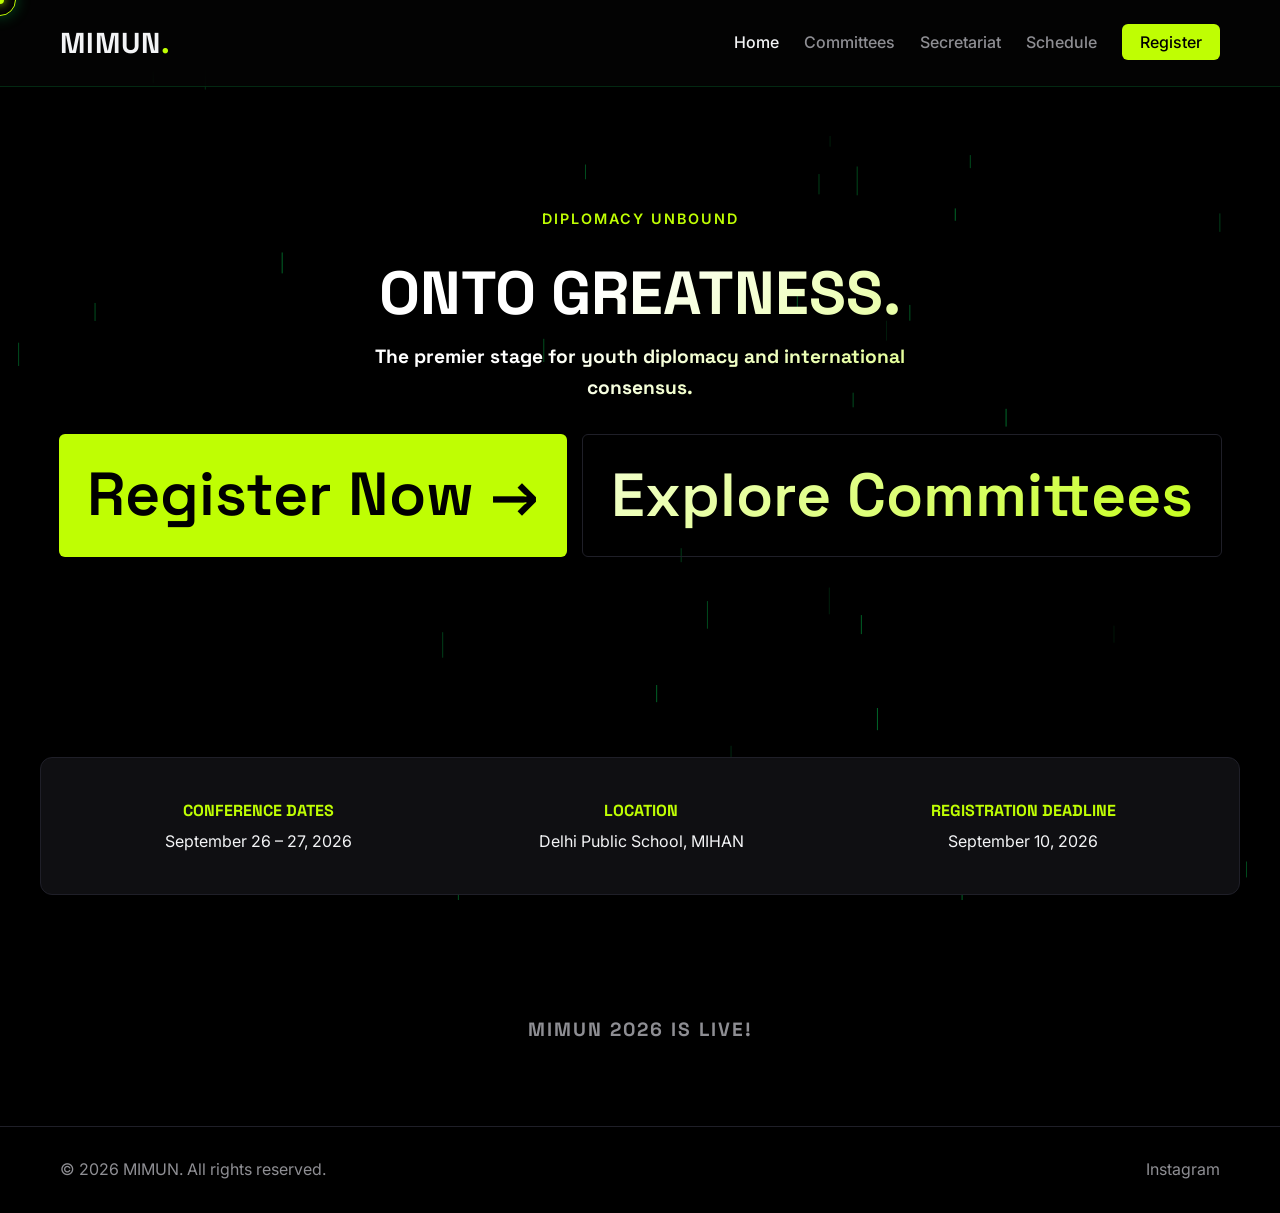
<file: index.html>
<!DOCTYPE html>
<html lang="en">
<head>
  <meta charset="UTF-8" />
  <meta name="viewport" content="width=device-width, initial-scale=1.0" />
  <title>MIMUN 2026 — Model International United Nations</title>
  <link rel="stylesheet" href="css/style.css" />
  <link rel="preconnect" href="https://fonts.googleapis.com">
  <link href="https://fonts.googleapis.com/css2?family=Space+Grotesk:wght@300;500;700&family=Inter:wght@300;400;600&display=swap" rel="stylesheet">
</head>
<body>
<div class="custom-cursor-dot" id="cursorDot"></div>
  <div class="custom-cursor-ring" id="cursorRing"></div>

  <canvas id="stormCanvas"></canvas>
<canvas id="stormCanvas"></canvas>
  <nav class="navbar">
    <div class="nav-container">
      <a href="index.html" class="brand">MIMUN<span>.</span></a>
      <button class="nav-toggle" id="navToggle" aria-label="toggle navigation">
        <span class="hamburger"></span>
      </button>
      <ul class="nav-links" id="navLinks">
        <li><a href="index.html" class="active">Home</a></li>
        <li><a href="committees.html">Committees</a></li>
        <li><a href="secretariat.html">Secretariat</a></li>
        <li><a href="schedule.html">Schedule</a></li>
        <li><a href="contact.html" class="btn-primary">Register</a></li>
      </ul>
    </div>
  </nav>

  <header class="hero">
    <div class="hero-content">
      <p class="tagline">DIPLOMACY UNBOUND</p>
      <h1 class="hero-title">ONTO GREATNESS<span>.</span>
      <p class="hero-subtitle">The premier stage for youth diplomacy and international consensus.</p>
      <div class="hero-actions">
        <a href="contact.html" class="btn-hero-primary">Register Now &rarr;</a>
        <a href="committees.html" class="btn-hero-secondary">Explore Committees</a>
      </div>
    </div>
  </header>



  <section class="details-section">
    <div class="container details-box">
      <div>
        <h4>CONFERENCE DATES</h4>
        <p>September 26 – 27, 2026</p>
      </div>
      <div>
        <h4>LOCATION</h4>
        <p>Delhi Public School, MIHAN</p>
      </div>
      <div>
        <h4>REGISTRATION DEADLINE</h4>
        <p>September 10, 2026</p>
      </div>
    </div>
  </section>

  <section class="countdown-section">
    <div class="container">
      <h2 class="countdown-title">CONFERENCE BEGINS IN</h2>
      <div class="timer-grid">
        <div class="timer-box"><span id="days">00</span><p>Days</p></div>
        <div class="timer-box"><span id="hours">00</span><p>Hours</p></div>
        <div class="timer-box"><span id="minutes">00</span><p>Minutes</p></div>
        <div class="timer-box"><span id="seconds">00</span><p>Seconds</p></div>
      </div>
    </div>
  </section>

  <footer>
    <div class="container footer-content">
      <p>&copy; 2026 MIMUN. All rights reserved.</p>
      <div class="socials">
        <a href="#">Instagram</a>
      </div>
    </div>
  </footer>

  <script src="js/main.js"></script>
</body>
</html>
</file>
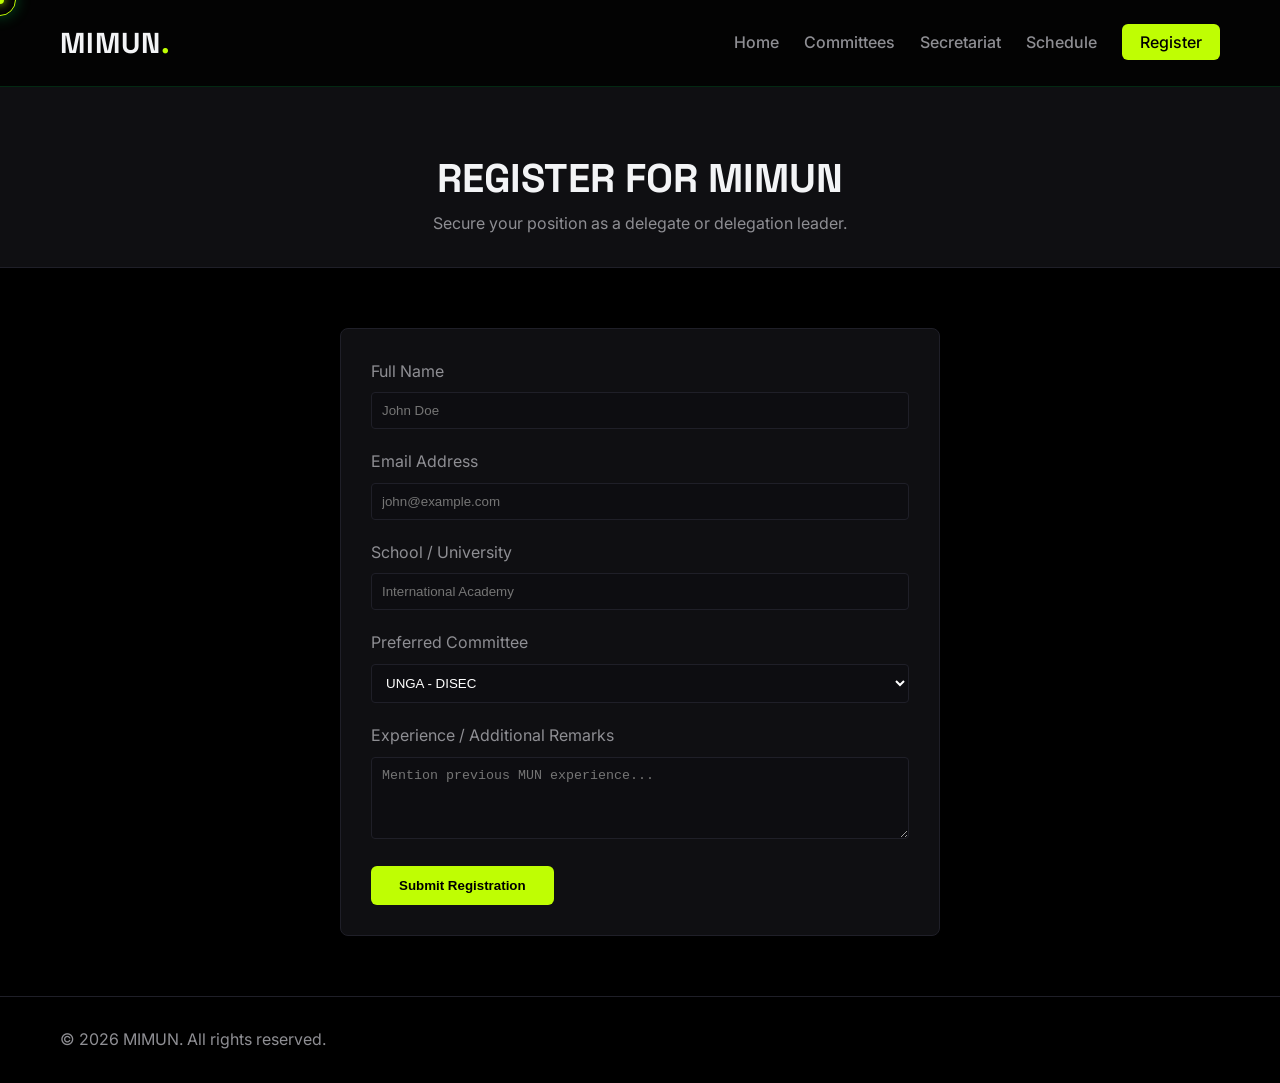
<file: contact.html>
<!DOCTYPE html>
<html lang="en">
<head>
  <meta charset="UTF-8" />
  <meta name="viewport" content="width=device-width, initial-scale=1.0" />
  <title>Register & Contact — MIMUN 2026</title>
  <link rel="stylesheet" href="css/style.css" />
  <link href="https://fonts.googleapis.com/css2?family=Space+Grotesk:wght@300;500;700&family=Inter:wght@300;400;600&display=swap" rel="stylesheet">
</head>
<body>

  <nav class="navbar">
    <div class="nav-container">
      <a href="index.html" class="brand">MIMUN<span>.</span></a>
      <button class="nav-toggle" id="navToggle"><span class="hamburger"></span></button>
      <ul class="nav-links" id="navLinks">
        <li><a href="index.html">Home</a></li>
        <li><a href="committees.html">Committees</a></li>
        <li><a href="secretariat.html">Secretariat</a></li>
        <li><a href="schedule.html">Schedule</a></li>
        <li><a href="contact.html" class="active btn-primary">Register</a></li>
      </ul>
    </div>
  </nav>

  <header class="page-header">
    <div class="container">
      <h1>REGISTER FOR MIMUN</h1>
      <p>Secure your position as a delegate or delegation leader.</p>
    </div>
  </header>

  <section class="container page-content">
    <div class="form-container">
      <form id="regForm" onsubmit="event.preventDefault(); alert('Registration submitted!');">
        <div class="form-group">
          <label for="fullName">Full Name</label>
          <input type="text" id="fullName" required placeholder="John Doe">
        </div>

        <div class="form-group">
          <label for="email">Email Address</label>
          <input type="email" id="email" required placeholder="john@example.com">
        </div>

        <div class="form-group">
          <label for="institution">School / University</label>
          <input type="text" id="institution" required placeholder="International Academy">
        </div>

        <div class="form-group">
          <label for="committee">Preferred Committee</label>
          <select id="committee">
            <option>UNGA - DISEC</option>
            <option>UNSC - Security Council</option>
            <option>UNHRC - Human Rights</option>
            <option>UN Women</option>
            <option>Historical Crisis Committee</option>
            <option>International Press</option>
          </select>
        </div>

        <div class="form-group">
          <label for="message">Experience / Additional Remarks</label>
          <textarea id="message" rows="4" placeholder="Mention previous MUN experience..."></textarea>
        </div>

        <button type="submit" class="btn-hero-primary" style="border:none; cursor:pointer;">Submit Registration</button>
      </form>
    </div>
  </section>

  <footer>
    <div class="container footer-content">
      <p>&copy; 2026 MIMUN. All rights reserved.</p>
    </div>
  </footer>

  <script src="js/main.js"></script>
</body>
</html>
</file>
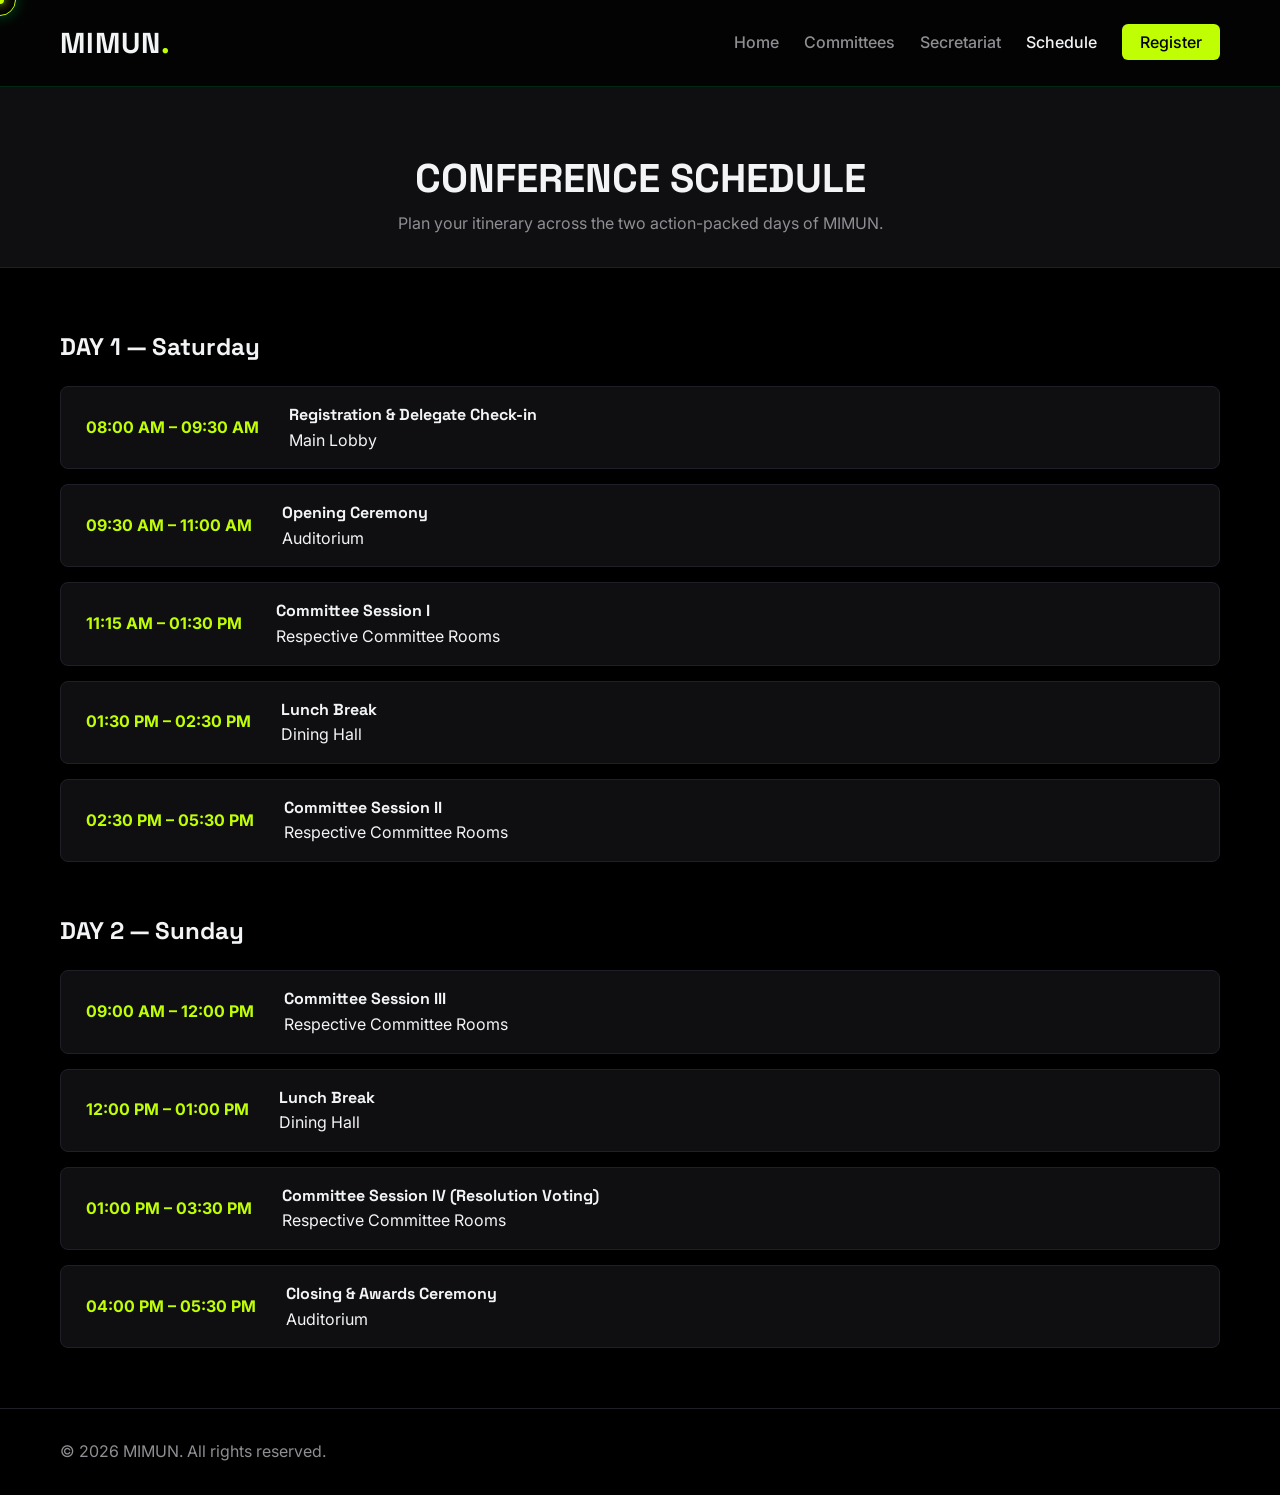
<file: schedule.html>
<!DOCTYPE html>
<html lang="en">
<head>
  <meta charset="UTF-8" />
  <meta name="viewport" content="width=device-width, initial-scale=1.0" />
  <title>Schedule — MIMUN 2026</title>
  <link rel="stylesheet" href="css/style.css" />
  <link href="https://fonts.googleapis.com/css2?family=Space+Grotesk:wght@300;500;700&family=Inter:wght@300;400;600&display=swap" rel="stylesheet">
</head>
<body>

  <nav class="navbar">
    <div class="nav-container">
      <a href="index.html" class="brand">MIMUN<span>.</span></a>
      <button class="nav-toggle" id="navToggle"><span class="hamburger"></span></button>
      <ul class="nav-links" id="navLinks">
        <li><a href="index.html">Home</a></li>
        <li><a href="committees.html">Committees</a></li>
        <li><a href="secretariat.html">Secretariat</a></li>
        <li><a href="schedule.html" class="active">Schedule</a></li>
        <li><a href="contact.html" class="btn-primary">Register</a></li>
      </ul>
    </div>
  </nav>

  <header class="page-header">
    <div class="container">
      <h1>CONFERENCE SCHEDULE</h1>
      <p>Plan your itinerary across the two action-packed days of MIMUN.</p>
    </div>
  </header>

  <section class="container page-content">
    <div class="schedule-container">
      <h2>DAY 1 — Saturday</h2>
      <div class="timeline">
        <div class="timeline-item">
          <span class="time">08:00 AM – 09:30 AM</span>
          <div class="event-info">
            <h4>Registration & Delegate Check-in</h4>
            <p>Main Lobby</p>
          </div>
        </div>
        <div class="timeline-item">
          <span class="time">09:30 AM – 11:00 AM</span>
          <div class="event-info">
            <h4>Opening Ceremony</h4>
            <p>Auditorium</p>
          </div>
        </div>
        <div class="timeline-item">
          <span class="time">11:15 AM – 01:30 PM</span>
          <div class="event-info">
            <h4>Committee Session I</h4>
            <p>Respective Committee Rooms</p>
          </div>
        </div>
        <div class="timeline-item">
          <span class="time">01:30 PM – 02:30 PM</span>
          <div class="event-info">
            <h4>Lunch Break</h4>
            <p>Dining Hall</p>
          </div>
        </div>
        <div class="timeline-item">
          <span class="time">02:30 PM – 05:30 PM</span>
          <div class="event-info">
            <h4>Committee Session II</h4>
            <p>Respective Committee Rooms</p>
          </div>
        </div>
      </div>

      <h2 style="margin-top: 50px;">DAY 2 — Sunday</h2>
      <div class="timeline">
        <div class="timeline-item">
          <span class="time">09:00 AM – 12:00 PM</span>
          <div class="event-info">
            <h4>Committee Session III</h4>
            <p>Respective Committee Rooms</p>
          </div>
        </div>
        <div class="timeline-item">
          <span class="time">12:00 PM – 01:00 PM</span>
          <div class="event-info">
            <h4>Lunch Break</h4>
            <p>Dining Hall</p>
          </div>
        </div>
        <div class="timeline-item">
          <span class="time">01:00 PM – 03:30 PM</span>
          <div class="event-info">
            <h4>Committee Session IV (Resolution Voting)</h4>
            <p>Respective Committee Rooms</p>
          </div>
        </div>
        <div class="timeline-item">
          <span class="time">04:00 PM – 05:30 PM</span>
          <div class="event-info">
            <h4>Closing & Awards Ceremony</h4>
            <p>Auditorium</p>
          </div>
        </div>
      </div>
    </div>
  </section>

  <footer>
    <div class="container footer-content">
      <p>&copy; 2026 MIMUN. All rights reserved.</p>
    </div>
  </footer>

  <script src="js/main.js"></script>
</body>
</html>
</file>
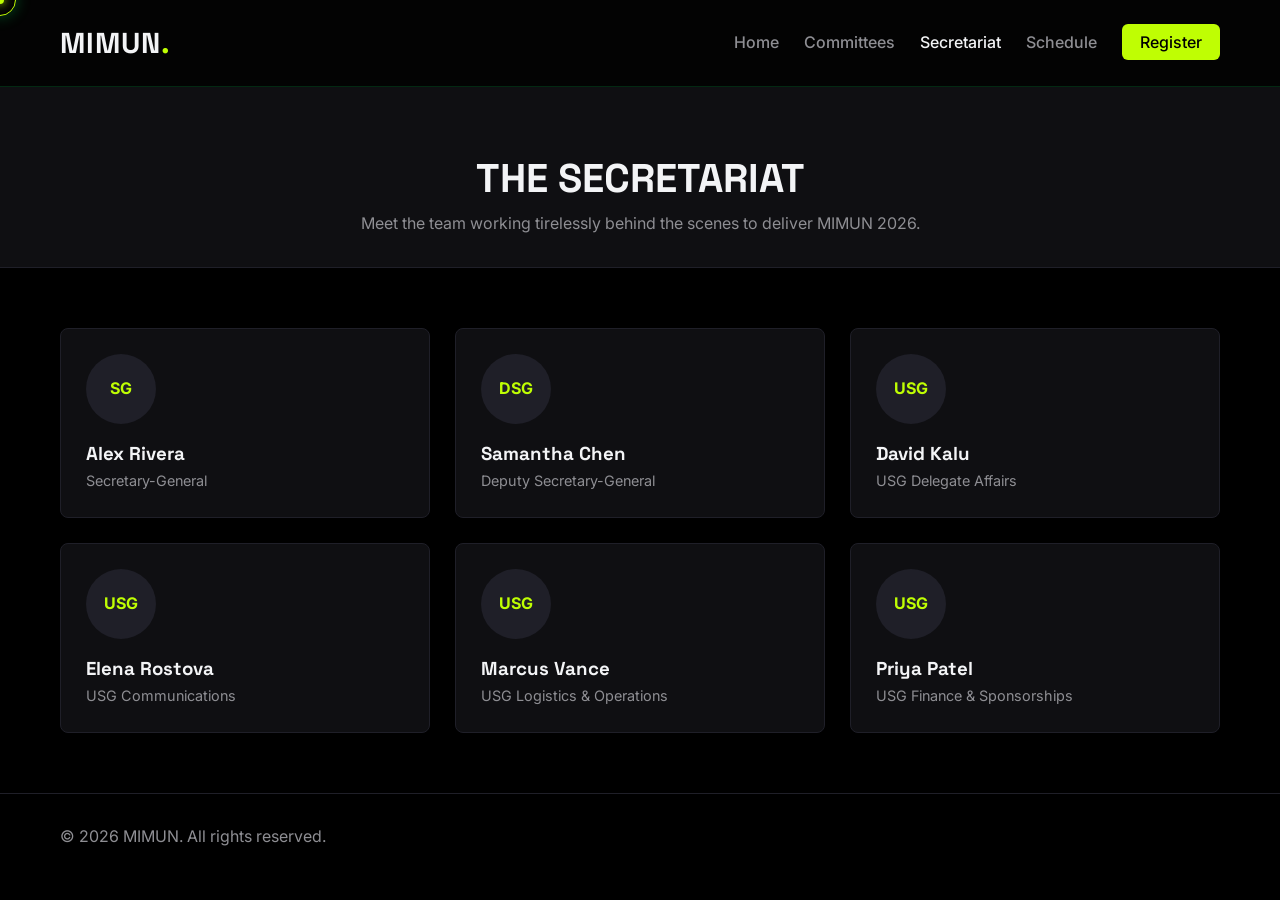
<file: secretariat.html>
<!DOCTYPE html>
<html lang="en">
<head>
  <meta charset="UTF-8" />
  <meta name="viewport" content="width=device-width, initial-scale=1.0" />
  <title>Secretariat — MIMUN 2026</title>
  <link rel="stylesheet" href="css/style.css" />
  <link href="https://fonts.googleapis.com/css2?family=Space+Grotesk:wght@300;500;700&family=Inter:wght@300;400;600&display=swap" rel="stylesheet">
</head>
<body>

  <nav class="navbar">
    <div class="nav-container">
      <a href="index.html" class="brand">MIMUN<span>.</span></a>
      <button class="nav-toggle" id="navToggle"><span class="hamburger"></span></button>
      <ul class="nav-links" id="navLinks">
        <li><a href="index.html">Home</a></li>
        <li><a href="committees.html">Committees</a></li>
        <li><a href="secretariat.html" class="active">Secretariat</a></li>
        <li><a href="schedule.html">Schedule</a></li>
        <li><a href="contact.html" class="btn-primary">Register</a></li>
      </ul>
    </div>
  </nav>

  <header class="page-header">
    <div class="container">
      <h1>THE SECRETARIAT</h1>
      <p>Meet the team working tirelessly behind the scenes to deliver MIMUN 2026.</p>
    </div>
  </header>

  <section class="container page-content">
    <div class="team-grid">
      <div class="team-card">
        <div class="avatar-placeholder">SG</div>
        <h3>Alex Rivera</h3>
        <p class="role">Secretary-General</p>
      </div>
      <div class="team-card">
        <div class="avatar-placeholder">DSG</div>
        <h3>Samantha Chen</h3>
        <p class="role">Deputy Secretary-General</p>
      </div>
      <div class="team-card">
        <div class="avatar-placeholder">USG</div>
        <h3>David Kalu</h3>
        <p class="role">USG Delegate Affairs</p>
      </div>
      <div class="team-card">
        <div class="avatar-placeholder">USG</div>
        <h3>Elena Rostova</h3>
        <p class="role">USG Communications</p>
      </div>
      <div class="team-card">
        <div class="avatar-placeholder">USG</div>
        <h3>Marcus Vance</h3>
        <p class="role">USG Logistics & Operations</p>
      </div>
      <div class="team-card">
        <div class="avatar-placeholder">USG</div>
        <h3>Priya Patel</h3>
        <p class="role">USG Finance & Sponsorships</p>
      </div>
    </div>
  </section>

  <footer>
    <div class="container footer-content">
      <p>&copy; 2026 MIMUN. All rights reserved.</p>
    </div>
  </footer>

  <script src="js/main.js"></script>
</body>
</html>
</file>
<file: css/style.css>
:root {
  --bg-color: #000000;
  --card-bg: #0f0f12;
  --accent-color: #bffe03;
  --text-main: #f3f4f6;
  --text-muted: #8e8e93;
  --border-color: #1f1f28;
}

* {
  margin: 0;
  padding: 0;
  box-sizing: border-box;
}

body {
  background-color: var(--bg-color);
  color: var(--text-main);
  font-family: 'Inter', sans-serif;
  line-height: 1.6;
}

h1, h2, h3, h4, .brand {
  font-family: 'Space Grotesk', sans-serif;
}

a {
  text-decoration: none;
  color: inherit;
}

.container {
  max-width: 1200px;
  margin: 0 auto;
  padding: 0 20px;
}

/* Navigation */
.navbar {
  background: rgba(5, 5, 5, 0.75); /* Semi-transparent black */
  backdrop-filter: blur(12px);      /* Blurs content underneath */
  -webkit-backdrop-filter: blur(12px);
  position: sticky;
  top: 0;
  z-index: 100;
  border-bottom: 1px solid rgba(0, 255, 102, 0.15); /* Subtle neon divider line */
}

.nav-container {
  display: flex;
  justify-content: space-between;
  align-items: center;
  padding: 20px;
  max-width: 1200px;
  margin: 0 auto;
}

.brand {
  font-size: 1.8rem;
  font-weight: 700;
  letter-spacing: 1px;
}

.brand span {
  color: var(--accent-color);
}

.nav-links {
  display: flex;
  list-style: none;
  gap: 25px;
  align-items: center;
}

.nav-links a {
  color: var(--text-muted);
  font-weight: 500;
  transition: color 0.3s;
}

.nav-links a:hover, .nav-links a.active {
  color: var(--text-main);
}

.btn-primary {
  background: var(--accent-color);
  color: #fff !important;
  padding: 8px 18px;
  border-radius: 6px;
}

.nav-toggle {
  display: none;
  background: none;
  border: none;
  cursor: pointer;
}

/* Hero */
.hero {
  padding: 120px 20px;
  text-align: center;
  background: transparent; /* Removes the dark gradient box */
  position: relative;
  z-index: 1; /* Places hero content cleanly over the background canvas */
}

.hero-content {
  background: transparent; /* Ensures no nested box has a background */
}

.tagline {
  color: var(--accent-color);
  letter-spacing: 2px;
  font-weight: 600;
  font-size: 0.9rem;
  margin-bottom: 15px;
}

.hero-title {
  font-size: 3.5rem;
  font-weight: 700;
  margin-bottom: 20px;
}

.hero-title span {
  color: var(--accent-color);
}

.hero-subtitle {
  color: var(--text-muted);
  font-size: 1.2rem;
  max-width: 600px;
  margin: 0 auto 30px auto;
}

.hero-actions {
  display: flex;
  justify-content: center;
  gap: 15px;
}

.btn-hero-primary {
  background: var(--accent-color);
  color: #fff;
  padding: 12px 28px;
  border-radius: 6px;
  font-weight: 600;
}

.btn-hero-secondary {
  border: 1px solid var(--border-color);
  padding: 12px 28px;
  border-radius: 6px;
  font-weight: 600;
}

/* Stats */
.stats-section {
  border-y: 1px solid var(--border-color);
  background: var(--card-bg);
  padding: 40px 0;
}

.stats-grid {
  display: grid;
  grid-template-columns: repeat(auto-fit, minmax(180px, 1fr));
  text-align: center;
  gap: 20px;
}

.stat-card h3 {
  font-size: 2.2rem;
  color: var(--accent-color);
}

.stat-card p {
  color: var(--text-muted);
}

/* Pillars */
.pillars-section {
  padding: 80px 0;
}

.section-title {
  text-align: center;
  font-size: 2rem;
  margin-bottom: 40px;
}

.pillars-grid {
  display: grid;
  grid-template-columns: repeat(auto-fit, minmax(280px, 1fr));
  gap: 20px;
}

.pillar-card {
  background: var(--card-bg);
  padding: 30px;
  border: 1px solid var(--border-color);
  border-radius: 8px;
}

.pillar-num {
  color: var(--accent-color);
  font-weight: 700;
}

.pillar-card h3 {
  margin: 15px 0 10px 0;
}

.pillar-card p {
  color: var(--text-muted);
}

/* Details Section */
.details-section {
  padding: 60px 0;
}

.details-box {
  background: var(--card-bg);
  border: 1px solid var(--border-color);
  padding: 40px;
  border-radius: 12px;
  display: flex;
  justify-content: space-around;
  flex-wrap: wrap;
  gap: 20px;
  text-align: center;
}

.details-box h4 {
  color: var(--accent-color);
  margin-bottom: 5px;
}

/* Page Layouts */
.page-header {
  padding: 60px 0 30px 0;
  text-align: center;
  background: var(--card-bg);
  border-bottom: 1px solid var(--border-color);
}

.page-header h1 {
  font-size: 2.5rem;
}

.page-header p {
  color: var(--text-muted);
}

.page-content {
  padding: 60px 20px;
}

/* Grid Layouts */
.committees-grid, .team-grid {
  display: grid;
  grid-template-columns: repeat(auto-fit, minmax(300px, 1fr));
  gap: 25px;
}

.committee-card, .team-card {
  background: var(--card-bg);
  border: 1px solid var(--border-color);
  padding: 25px;
  border-radius: 8px;
}

.comm-badge {
  display: inline-block;
  background: rgba(59, 130, 246, 0.2);
  color: var(--accent-color);
  padding: 4px 10px;
  font-size: 0.8rem;
  font-weight: bold;
  border-radius: 4px;
  margin-bottom: 10px;
}

.comm-full {
  color: var(--text-muted);
  font-size: 0.9rem;
  margin-bottom: 15px;
}

.agenda {
  font-size: 0.95rem;
}

.avatar-placeholder {
  width: 70px;
  height: 70px;
  border-radius: 50%;
  background: var(--border-color);
  display: flex;
  align-items: center;
  justify-content: center;
  font-weight: bold;
  color: var(--accent-color);
  margin-bottom: 15px;
}

.team-card .role {
  color: var(--text-muted);
  font-size: 0.9rem;
}

/* Schedule */
.timeline {
  display: flex;
  flex-direction: column;
  gap: 15px;
  margin-top: 20px;
}

.timeline-item {
  background: var(--card-bg);
  border: 1px solid var(--border-color);
  padding: 15px 25px;
  border-radius: 8px;
  display: flex;
  gap: 30px;
  align-items: center;
}

.timeline-item .time {
  color: var(--accent-color);
  font-weight: bold;
  min-width: 160px;
}

/* Form */
.form-container {
  max-width: 600px;
  margin: 0 auto;
  background: var(--card-bg);
  padding: 30px;
  border: 1px solid var(--border-color);
  border-radius: 8px;
}

.form-group {
  margin-bottom: 20px;
}

.form-group label {
  display: block;
  margin-bottom: 8px;
  color: var(--text-muted);
}

.form-group input, .form-group select, .form-group textarea {
  width: 100%;
  padding: 10px;
  background: #0d0d11;
  border: 1px solid var(--border-color);
  color: #fff;
  border-radius: 4px;
}

/* Footer */
footer {
  border-top: 1px solid var(--border-color);
  padding: 30px 0;
  text-align: center;
  color: var(--text-muted);
}

.footer-content {
  display: flex;
  justify-content: space-between;
  align-items: center;
  flex-wrap: wrap;
  gap: 15px;
}

.socials a {
  margin-left: 15px;
  color: var(--text-muted);
}

/* Responsive */
@media (max-width: 768px) {
  .nav-links {
    display: none;
  }
  .hero-title {
    font-size: 2.5rem;
  }
  .timeline-item {
    flex-direction: column;
    align-items: flex-start;
    gap: 5px;
  }
}

#stormCanvas {
  position: fixed;
  top: 0;
  left: 0;
  width: 100vw;
  height: 100vh;
  z-index: -1;          /* Keeps it behind all text and buttons */
  pointer-events: none; /* Allows clicks to pass through to normal elements */
  opacity: 0.85;
}

/* Custom Cursor Effect */
body {
  cursor: crosshair; /* Quick minimalist retro/tech vibe */
}

.committee-card, .team-card, .pillar-card {
  transition: transform 0.3s ease, box-shadow 0.3s ease, border-color 0.3s ease;
}

.committee-card:hover, .team-card:hover, .pillar-card:hover {
  transform: translateY(-5px);
  border-color: var(--accent-color);
  box-shadow: 0 0 20px rgba(0, 255, 102, 0.25);
}

/* Custom Neon Cursor */
body {
  cursor: none; /* Hide default browser cursor */
}

a, button, input, select, textarea {
  cursor: none; /* Ensure default cursor remains hidden over interactive elements */
}

.custom-cursor-dot {
  position: fixed;
  top: 0;
  left: 0;
  width: 8px;
  height: 8px;
  background-color: var(--accent-color);
  border-radius: 50%;
  pointer-events: none;
  z-index: 9999;
  transform: translate(-50%, -50%);
  box-shadow: 0 0 10px var(--accent-color);
}

.custom-cursor-ring {
  position: fixed;
  top: 0;
  left: 0;
  width: 32px;
  height: 32px;
  border: 1px solid var(--accent-color);
  border-radius: 50%;
  pointer-events: none;
  z-index: 9998;
  transform: translate(-50%, -50%);
  transition: width 0.2s, height 0.2s, background-color 0.2s;
  box-shadow: 0 0 15px rgba(0, 255, 102, 0.3);
}

/* Hover effect on clickable elements */
.cursor-hover .custom-cursor-ring {
  width: 48px;
  height: 48px;
  background-color: rgba(0, 255, 102, 0.15);
}

/* Countdown Section */
.countdown-section {
  padding: 60px 0;
  text-align: center;
}

.countdown-title {
  font-size: 1.2rem;
  letter-spacing: 2px;
  color: var(--text-muted);
  margin-bottom: 20px;
}

.timer-grid {
  display: flex;
  justify-content: center;
  gap: 20px;
  flex-wrap: wrap;
}

.timer-box {
  background: var(--card-bg);
  border: 1px solid var(--border-color);
  padding: 20px 25px;
  border-radius: 10px;
  min-width: 100px;
  box-shadow: 0 0 15px rgba(0, 255, 102, 0.05);
}

.timer-box span {
  font-family: 'Space Grotesk', sans-serif;
  font-size: 2.5rem;
  font-weight: 700;
  color: var(--accent-color);
  text-shadow: 0 0 10px rgba(0, 255, 102, 0.4);
}

.timer-box p {
  color: var(--text-muted);
  font-size: 0.85rem;
  text-transform: uppercase;
  margin-top: 5px;
}

/* Hide custom cursor on mobile touch devices */
@media (max-width: 768px) {
  body, a, button, input, select, textarea {
    cursor: auto;
  }
  .custom-cursor-dot, .custom-cursor-ring {
    display: none;
  }
}

.btn-hero-primary, .btn-hero-secondary, .btn-primary {
  transition: transform 0.25s ease, box-shadow 0.25s ease, border-color 0.25s ease;
}

.btn-hero-primary:hover, .btn-primary:hover {
  transform: translateY(-3px);
  box-shadow: 0 0 25px rgba(0, 255, 102, 0.6);
}

.btn-hero-secondary:hover {
  transform: translateY(-3px);
  border-color: var(--accent-color);
  box-shadow: 0 0 15px rgba(0, 255, 102, 0.25);
  color: var(--accent-color);
}

.pillar-card, .committee-card, .team-card, .timer-box {
  transition: transform 0.3s ease, border-color 0.3s ease, box-shadow 0.3s ease;
}

.pillar-card:hover, .committee-card:hover, .team-card:hover {
  transform: translateY(-5px);
  border-color: var(--accent-color);
  box-shadow: 0 10px 30px rgba(0, 255, 102, 0.1);
}

/* Custom Scrollbar */
::-webkit-scrollbar {
  width: 8px;
}

::-webkit-scrollbar-track {
  background: #050505;
}

::-webkit-scrollbar-thumb {
  background: #1f1f28;
  border-radius: 4px;
}

::-webkit-scrollbar-thumb:hover {
  background: var(--accent-color);
  box-shadow: 0 0 10px var(--accent-color);
}

.hero-title {
  font-size: 3.8rem;
  font-weight: 700;
  margin-bottom: 20px;
  background: linear-gradient(135deg, #ffffff 40%, var(--accent-color) 100%);
  -webkit-background-clip: text;
  -webkit-text-fill-color: transparent;
  text-shadow: none; /* Gradient handles the look clean */
}

.btn-hero-primary, .btn-primary {
  background-color: var(--accent-color) !important;
  color: #000000 !important;
  -webkit-text-fill-color: #000000 !important; /* Forces black text to render cleanly */
}

/* Interactive Committee Cards */
.committee-card {
  cursor: pointer;
  position: relative;
}

.click-hint {
  display: block;
  font-size: 0.75rem;
  color: var(--accent-color);
  margin-top: 15px;
  font-weight: 600;
  text-transform: uppercase;
  letter-spacing: 1px;
}

/* Chairs Modal Overlay */
.modal-overlay {
  position: fixed;
  top: 0;
  left: 0;
  width: 100vw;
  height: 100vh;
  background: rgba(0, 0, 0, 0.85);
  backdrop-filter: blur(8px);
  display: flex;
  align-items: center;
  justify-content: center;
  z-index: 1000;
  opacity: 0;
  pointer-events: none;
  transition: opacity 0.3s ease;
}

.modal-overlay.active {
  opacity: 1;
  pointer-events: auto;
}

/* Modal Window */
.modal-content {
  background: var(--card-bg);
  border: 1px solid var(--accent-color);
  padding: 30px;
  border-radius: 12px;
  max-width: 600px;
  width: 90%;
  position: relative;
  box-shadow: 0 0 30px rgba(0, 255, 102, 0.2);
  transform: translateY(20px);
  transition: transform 0.3s ease;
}

.modal-overlay.active .modal-content {
  transform: translateY(0);
}

.modal-close {
  position: absolute;
  top: 15px;
  right: 20px;
  background: none;
  border: none;
  color: var(--text-muted);
  font-size: 1.8rem;
  line-height: 1;
  transition: color 0.2s;
}

.modal-close:hover {
  color: var(--accent-color);
}

.modal-title {
  text-align: center;
  color: var(--accent-color);
  margin-bottom: 25px;
  font-size: 1.5rem;
}

/* Chairs Grid Inside Modal */
.chairs-grid {
  display: grid;
  grid-template-columns: repeat(auto-fit, minmax(200px, 1fr));
  gap: 20px;
}

.chair-card {
  background: var(--bg-color);
  border: 1px solid var(--border-color);
  padding: 20px;
  border-radius: 8px;
  text-align: center;
}

.chair-img {
  width: 90px;
  height: 90px;
  border-radius: 50%;
  object-fit: cover;
  border: 2px solid var(--accent-color);
  margin: 0 auto 12px auto;
  display: block;
}

.chair-name {
  font-weight: 700;
  font-size: 1.1rem;
}

.chair-role {
  color: var(--text-muted);
  font-size: 0.85rem;
}
</file>
